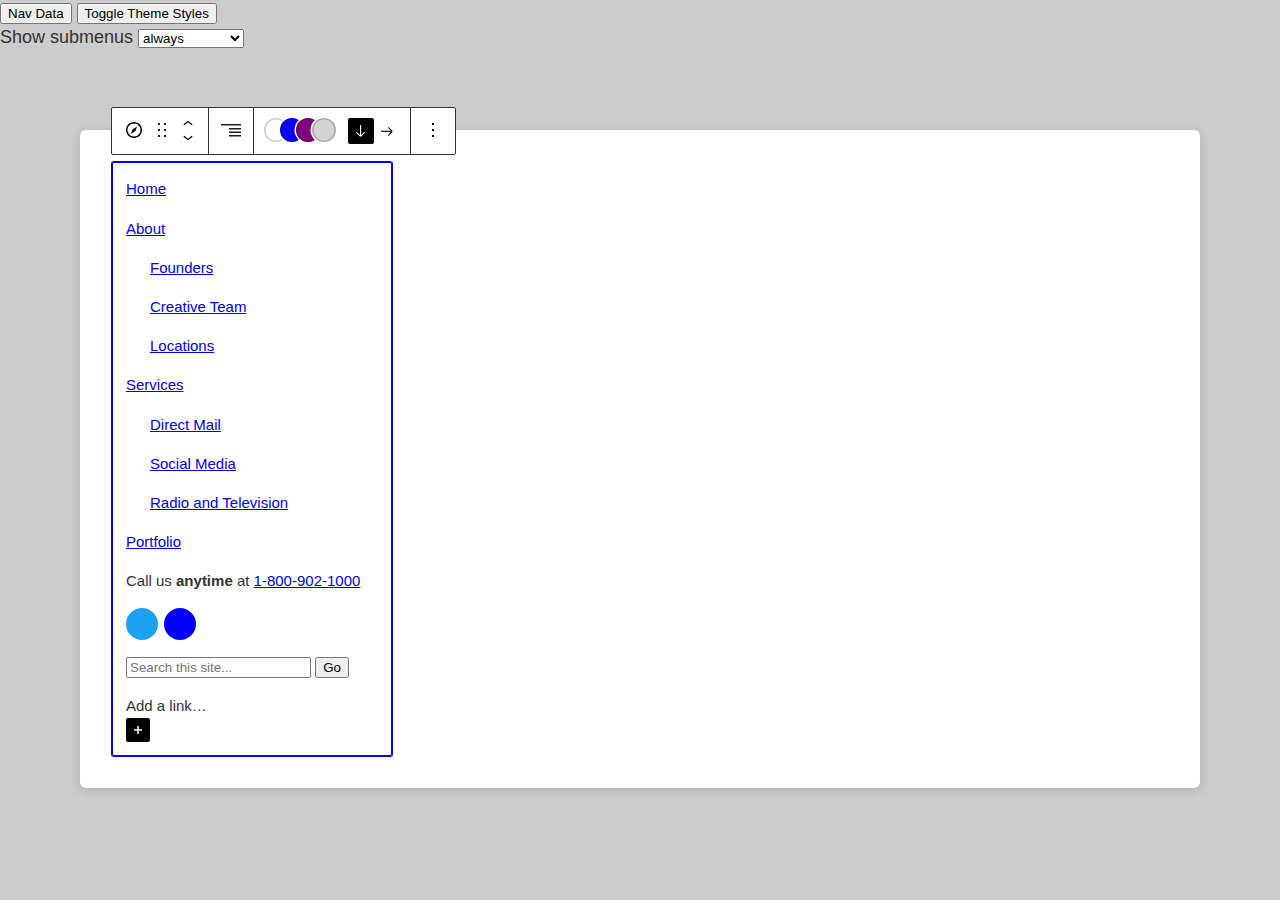
<file: blocks-in-menus-2/index.html>
<!DOCTYPE html>
<html>
	<head>
		<meta charset="UTF-8">
		<title>Blocks in Menus</title>
		<link rel="stylesheet" href="./style.css" type="text/css">
		<script src="https://ajax.googleapis.com/ajax/libs/jquery/3.5.1/jquery.min.js"></script>
		<script>
			function toggleThemeStyles() {
				$( 'body' ).toggleClass( 'with-theme' );
			}

			function showBlockToolbar( block ) {
				var componentBlockToolbar = $( '#component__block-toolbar' ).clone( true ).removeAttr( 'id' ),
						blockType = block.data( 'blockType' ),
						icon = $( '#components__icons .icon-block' ).clone( true );

				if ( blockType == "navigation" ) {
					var icon = $( '#components__icons .icon-navigation' ).clone( true );
					var direction = $( '.block__navigation' ).data( 'orientation' );
					if ( direction == 'horizontal' ) {
						componentBlockToolbar.find( '.orientation-horizontal' ).addClass( 'is-selected' );
					} else {
						componentBlockToolbar.find( '.orientation-vertical' ).addClass( 'is-selected' );
					}
				}
				else if ( blockType == "link" ) {
					var icon = $( '#components__icons .icon-map-marker' ).clone( true );
				}
				else if ( blockType == "paragraph" ) {
					var icon = $( '#components__icons .icon-paragraph' ).clone( true );
				}
				else if ( blockType == "social-icons" ) {
					var icon = $( '#components__icons .icon-share' ).clone( true );
				}
				else if ( blockType == "search" ) {
					var icon = $( '#components__icons .icon-search' ).clone( true );
				}

				componentBlockToolbar.find( '.for-' +  blockType ).addClass( 'is-shown' );

				componentBlockToolbar.find( '.block-chip' ).html( icon );
				componentBlockToolbar.appendTo( block );
			}

			function unselectAllBlocks() {
				$( '.block.is-selected' ).removeClass( 'is-selected' );
				$( '.block .block-toolbar' ).remove();
				$( '.block .link-details' ).remove();
				$( '.canvas .colors-menu' ).remove();
				$( '.block__submenu.is-displayed' ).removeClass( 'is-displayed' );
			}

			function selectBlock( block ) {
				block.toggleClass( 'is-selected' );
				showBlockToolbar( block );
			}

			function setOrientation( direction ) {
				var block = $( '.block__navigation' );
				$( '.canvas .orientation__toggle .is-selected' ).removeClass( 'is-selected' );

				if ( direction == 'horizontal' ) {
					block.data( 'orientation', 'horizontal' );
					block.removeClass( 'vertical' );
					block.addClass( 'horizontal' );
					$( '.canvas .orientation-horizontal' ).addClass( 'is-selected' );
				}

				if ( direction == 'vertical' ) {
					block.data( 'orientation', 'vertical' );
					block.removeClass( 'horizontal' );
					block.addClass( 'vertical' );
					$( '.canvas .orientation-vertical' ).addClass( 'is-selected' );
				}
			}

			function displaySubMenu( parentLink ) {
				console.log( 'displaySubMenu' );
				var navBlock = parentLink.closest( '.block__navigation' ),
						orientation = navBlock.data( 'orientation' );

				if ( orientation == 'horizontal' ) {
					var linkBlockID = parentLink.data( 'blockId' ),
							subMenu = $( '.block__submenu[data-parent-id="' + linkBlockID + '"]' );

					subMenu.addClass( 'is-displayed' );

					var linkBlockCoordinates = parentLink.offset(),
							linkBlockHeight = parentLink.outerHeight();

					subMenu.offset( {
						top: ( linkBlockCoordinates.top + linkBlockHeight ),
						left: ( linkBlockCoordinates.left - 12 )
					} );
				}
			}

			function displayColorsMenu( block ) {
				var menu = $( '#component__colors' ).clone( true ).removeAttr( 'id' );

				menu.appendTo( '.block__navigation' );
			}

			function displayLinkDetails( linkBlock ) {
				var linkText = linkBlock.data( 'linkText' ),
						linkTitle = linkBlock.data( 'linkTitle' ),
						linkUrl = linkBlock.data( 'linkUrl' )
						linkEntity = linkBlock.data( 'linkEntity' );

				var linkDetails = $( '#component__link-details' ).clone( true ).removeAttr( 'id' );

				linkDetails.find( '.link-details__entity-type' ).html( linkEntity );
				linkDetails.find( '.link-details__entity-title' ).html( linkTitle );
				linkDetails.find( '.link-details__url' ).html( linkUrl );

				linkDetails.appendTo( linkBlock );

				console.log( linkText );
			}

			function renderLinks( linkBlock ) {
				var block = linkBlock,
						linkText = block.data( 'linkText' ),
						linkUrl = block.data( 'linkUrl' )
						linkEntity = block.data( 'linkEntity' );

				var linkContents = $( '#component__link-contents' ).clone( true ).removeAttr( 'id' );

				linkContents.html( linkText );
				linkContents.prependTo( block );
			}

			$( function() {
				// Select the Navigation block by default.
				selectBlock( $( '.block__navigation' ) );

				// Click anywhere to unselect all blocks
				$( 'body' ).click( function() {
					unselectAllBlocks();
				} );

				// Prep blocks and render as-needed
				$( '.block' ).each( function() {
					var block = $( this ),
							blockType = block.data( 'blockType' );

					// Link blocks need to render their content, which is
					// defined using the data attribute.
					if ( blockType == 'link' ) {
						renderLinks( $( this ) );
					}
				} );

				// Click blocks to select them
				$( '.block' ).click( function( event ) {
					event.stopPropagation();
					unselectAllBlocks();
					selectBlock( $( this ) );
				} );

				// Display a submenu when a block is clicked
				$( '.block__link' ).click( function() {
					var block = $( this );
					displaySubMenu( block );
				} );

				// Toggle the display of the link details dialog
				$( '.edit-link' ).click( function( event ) {
					event.stopPropagation();

					if ( $( this ).hasClass( 'is-open' ) ) {
						$( this ).removeClass( 'is-open' );
						$( '.block .link-details' ).remove();
					} else {
						$( this ).addClass( 'is-open' );
						displayLinkDetails( $( '.block__link.is-selected' ) );
					}
				} );

				// Toggle the display of the colors menu
				$( '.block-toolbar__button.block-colors' ).click( function( event ) {
					event.stopPropagation();

					if ( $( this ).hasClass( 'is-open' ) ) {
						$( this ).removeClass( 'is-open' );
						$( '.canvas .colors-menu' ).remove();
					} else {
						$( this ).addClass( 'is-open' );
						displayColorsMenu();
					}
				} );

				// Set orientation to vertical
				$( '.orientation__toggle .orientation-vertical' ).click( function( event ) {
					setOrientation( 'vertical' );
				} );

				// Set orientation to horizontal
				$( '.orientation__toggle .orientation-horizontal' ).click( function( event ) {
					setOrientation( 'horizontal' );
				} );
      } );
		</script>
	</head>
	<body>
		<div id="components">
			<div id="components__icons">
				<svg
					height="24px"
					width="24px"
					class="icon-block icon"
					xmlns="http://www.w3.org/2000/svg"
					viewBox="0 0 24 24">
					<path d="M19 8h-1V6h-5v2h-2V6H6v2H5c-1.1 0-2 .9-2 2v8c0 1.1.9 2 2 2h14c1.1 0 2-.9 2-2v-8c0-1.1-.9-2-2-2zm.5 10c0 .3-.2.5-.5.5H5c-.3 0-.5-.2-.5-.5v-8c0-.3.2-.5.5-.5h14c.3 0 .5.2.5.5v8z" />
				</svg>

				<svg
					height="24px"
					width="24px"
					class="icon-submenu icon"
					xmlns="http://www.w3.org/2000/svg"
					viewBox="0 0 24 24">
					<rect width="24" height="24" rx="2" fill="#fff"/><path d="M22 6H2v1.5h20V6z" fill="#1E1E1E"/><path stroke="#1E1E1E" stroke-width="1.5" d="M10 10.75h12M10 14.25h12M10 17.75h12"/>
				</svg>

				<svg
					height="24px"
					width="24px"
					class="icon-unlink icon"
					xmlns="http://www.w3.org/2000/svg"
					viewBox="0 0 24 24">
					<path d="M15.6 7.3h-.7l1.6-3.5-.9-.4-3.9 8.5H9v1.5h2l-1.3 2.8H8.4c-2 0-3.7-1.7-3.7-3.7s1.7-3.7 3.7-3.7H10V7.3H8.4c-2.9 0-5.2 2.3-5.2 5.2 0 2.9 2.3 5.2 5.2 5.2H9l-1.4 3.2.9.4 5.7-12.5h1.4c2 0 3.7 1.7 3.7 3.7s-1.7 3.7-3.7 3.7H14v1.5h1.6c2.9 0 5.2-2.3 5.2-5.2 0-2.9-2.4-5.2-5.2-5.2z" />
				</svg>

				<svg
					height="24px"
					width="24px"
					class="icon-arrow-right icon"
					xmlns="http://www.w3.org/2000/svg"
					viewBox="0 0 24 24">
					<path d="M19 12.5l-5.25 5.75M19 12.5H4m15 0l-5.25-5.25" stroke="#1E1E1E" stroke-width="1.5"/>
				</svg>

				<svg
					height="24px"
					width="24px"
					class="icon-chevron-down icon"
					xmlns="http://www.w3.org/2000/svg"
					viewBox="0 0 24 24">
					<Path d="M17.5 11.6L12 16l-5.5-4.4.9-1.2L12 14l4.5-3.6 1 1.2z" />
				</SVG>

				<svg
					height="24px"
					width="24px"
					class="icon-navigation icon"
					xmlns="http://www.w3.org/2000/svg"
					viewBox="0 0 24 24">
					<path d="M12 4c-4.4 0-8 3.6-8 8s3.6 8 8 8 8-3.6 8-8-3.6-8-8-8zm0 14.5c-3.6 0-6.5-2.9-6.5-6.5S8.4 5.5 12 5.5s6.5 2.9 6.5 6.5-2.9 6.5-6.5 6.5zM9 16l4.5-3L15 8.4l-4.5 3L9 16z" />
				</svg>

				<svg
					height="24px"
					width="24px"
					class="icon-map-marker icon"
					xmlns="http://www.w3.org/2000/svg"
					viewBox="0 0 24 24">
					<path d="M12.5 4C8.9 4 6 6.8 6 10.2c0 .8.3 1.8.9 3.1.5 1.1 1.2 2.3 2 3.6.7 1 3 3.8 3.2 3.9l.4.5.4-.5c.2-.2 2.6-2.9 3.2-3.9.8-1.2 1.5-2.5 2-3.6.6-1.3.9-2.3.9-3.1C19 6.8 16.1 4 12.5 4zm4.3 8.7c-.5 1-1.1 2.2-1.9 3.4-.5.7-1.7 2.2-2.4 3-.7-.8-1.9-2.3-2.4-3-.8-1.2-1.4-2.3-1.9-3.3-.6-1.4-.7-2.2-.7-2.5 0-2.6 2.2-4.7 5-4.7s5 2.1 5 4.7c0 .2-.1 1-.7 2.4zM12.5 9c-.8 0-1.5.7-1.5 1.5s.7 1.5 1.5 1.5 1.5-.7 1.5-1.5S13.3 9 12.5 9z" />
				</svg>

				<svg
					height="24px"
					width="24px"
					class="icon-edit icon"
					xmlns="http://www.w3.org/2000/svg"
					viewBox="0 0 24 24">
					<path d="M20.1 5.1L16.9 2 6.2 12.7l-1.3 4.4 4.5-1.3L20.1 5.1zM4 20.8h8v-1.5H4v1.5z" />
				</svg>

				<SVG
					height="24px"
					width="24px"
					class="icon-search icon"
					xmlns="http://www.w3.org/2000/svg"
					viewBox="0 0 24 24">
					<Path d="M13.5 6C10.5 6 8 8.5 8 11.5c0 1.1.3 2.1.9 3l-3.4 3 1 1.1 3.4-2.9c1 .9 2.2 1.4 3.6 1.4 3 0 5.5-2.5 5.5-5.5C19 8.5 16.5 6 13.5 6zm0 9.5c-2.2 0-4-1.8-4-4s1.8-4 4-4 4 1.8 4 4-1.8 4-4 4z" />
				</SVG>

				<SVG
					height="24px"
					width="24px"
					class="icon-share icon"
					xmlns="http://www.w3.org/2000/svg"
					viewBox="0 0 24 24">
					<Path d="M9 11.8l6.1-4.5c.1.4.4.7.9.7h2c.6 0 1-.4 1-1V5c0-.6-.4-1-1-1h-2c-.6 0-1 .4-1 1v.4l-6.4 4.8c-.2-.1-.4-.2-.6-.2H6c-.6 0-1 .4-1 1v2c0 .6.4 1 1 1h2c.2 0 .4-.1.6-.2l6.4 4.8v.4c0 .6.4 1 1 1h2c.6 0 1-.4 1-1v-2c0-.6-.4-1-1-1h-2c-.5 0-.8.3-.9.7L9 12.2v-.4z" />
				</SVG>

				<SVG
					height="24px"
					width="24px"
					class="icon-link icon"
					xmlns="http://www.w3.org/2000/svg"
					viewBox="0 0 24 24">
					<Path d="M15.6 7.2H14v1.5h1.6c2 0 3.7 1.7 3.7 3.7s-1.7 3.7-3.7 3.7H14v1.5h1.6c2.8 0 5.2-2.3 5.2-5.2 0-2.9-2.3-5.2-5.2-5.2zM4.7 12.4c0-2 1.7-3.7 3.7-3.7H10V7.2H8.4c-2.9 0-5.2 2.3-5.2 5.2 0 2.9 2.3 5.2 5.2 5.2H10v-1.5H8.4c-2 0-3.7-1.7-3.7-3.7zm4.6.9h5.3v-1.5H9.3v1.5z" />
				</SVG>

				<svg
					class="icon icon-plus"
					xmlns="http://www.w3.org/2000/svg"
					viewBox="0 0 24 24">
					<path d="M18 11.2h-5.2V6h-1.6v5.2H6v1.6h5.2V18h1.6v-5.2H18z" />
				</svg>

				<svg
					class="icon icon-plus-small"
					xmlns="http://www.w3.org/2000/svg"
					viewBox="0 0 24 24">
					<path d="M8 12h8M12 8v8" stroke="#1E1E1E" stroke-width="1.5"/>
				</svg>

				<svg
					class="icon icon-add-submenu"
					xmlns="http://www.w3.org/2000/svg"
					viewBox="0 0 24 24">
					<path d="M13.5 11h8v1.5h-8V11zm0 5h8l.028 1.5h-8L13.5 16zM2 12c0 3.58 2.42 5.5 6 5.5h.5V19l3-2.5-3-2.5v2H8c-2.48 0-4.5-1.52-4.5-4S5.52 7.5 8 7.5h3.5V6H8c-3.58 0-6 2.42-6 6zM21.5 6h-8v1.5h8V6z" fill="#1E1E1E"/>
				</svg>

				<svg
					class="icon icon-drag"
					width="24"
					height="24"
					xmlns="http://www.w3.org/2000/svg">
					<path fill="#1E1E1E" d="M8 5h2v2H8zM8 11h2v2H8zM8 17h2v2H8zM14 5h2v2h-2zM14 11h2v2h-2zM14 17h2v2h-2z"/>
				</svg>

				<SVG
					class="icon icon-paragraph"
					width="24"
					height="24"
					xmlns="http://www.w3.org/2000/svg">
					<Path d="M18.3 4H9.9v-.1l-.9.2c-2.3.4-4 2.4-4 4.8s1.7 4.4 4 4.8l.7.1V20h1.5V5.5h2.9V20h1.5V5.5h2.7V4z" />
				</SVG>
			</div>

			<div id="component__block-toolbar" class="block-toolbar">
				<div class="block-toolbar__button is-shown block-chip">
					<SVG
						height="24px"
						width="24px"
						class="icon-map-marker icon"
						xmlns="http://www.w3.org/2000/svg"
						viewBox="0 0 24 24">
						<Path d="M12.5 4C8.9 4 6 6.8 6 10.2c0 .8.3 1.8.9 3.1.5 1.1 1.2 2.3 2 3.6.7 1 3 3.8 3.2 3.9l.4.5.4-.5c.2-.2 2.6-2.9 3.2-3.9.8-1.2 1.5-2.5 2-3.6.6-1.3.9-2.3.9-3.1C19 6.8 16.1 4 12.5 4zm4.3 8.7c-.5 1-1.1 2.2-1.9 3.4-.5.7-1.7 2.2-2.4 3-.7-.8-1.9-2.3-2.4-3-.8-1.2-1.4-2.3-1.9-3.3-.6-1.4-.7-2.2-.7-2.5 0-2.6 2.2-4.7 5-4.7s5 2.1 5 4.7c0 .2-.1 1-.7 2.4zM12.5 9c-.8 0-1.5.7-1.5 1.5s.7 1.5 1.5 1.5 1.5-.7 1.5-1.5S13.3 9 12.5 9z" />
					</SVG>
				</div>
				<div class="block-toolbar__button is-shown block-handle">
					<svg
						class="icon icon-handle"
						width="24"
						height="24"
						xmlns="http://www.w3.org/2000/svg"
						viewBox="0 0 24 24">
						<path fill="#1E1E1E" d="M8 5h2v2H8zM8 11h2v2H8zM8 17h2v2H8zM14 5h2v2h-2zM14 11h2v2h-2zM14 17h2v2h-2z"/>
					</svg>
				</div>
				<div class="block-toolbar__button is-shown block-movers">
					<svg
						height="24px"
						width="24px"
						class="icon-up icon"
						viewBox="0 0 24 24"
						xmlns="http://www.w3.org/2000/svg">
						<Path d="M6.5 12.4L12 8l5.5 4.4-.9 1.2L12 10l-4.5 3.6-1-1.2z" />
					</svg>
					<svg
						height="24px"
						width="24px"
						class="icon-down icon"
						viewBox="0 0 24 24"
						xmlns="http://www.w3.org/2000/svg">
						<Path d="M17.5 11.6L12 16l-5.5-4.4.9-1.2L12 14l4.5-3.6 1 1.2z" />
					</svg>
				</div>

				<div class="block-toolbar__divider is-shown">|</div>

				<div class="block-toolbar__button for-navigation">
					<svg
						height="24px"
						width="24px"
						class="icon-submenu icon"
						xmlns="http://www.w3.org/2000/svg"
						viewBox="0 0 24 24">
						<path d="M22 6H2v1.5h20V6z" fill="#1E1E1E"/><path stroke="#1E1E1E" stroke-width="1.5" d="M10 10.75h12M10 14.25h12M10 17.75h12"/>
					</svg>
				</div>

				<div class="block-toolbar__divider for-navigation">|</div>

				<div class="block-toolbar__button block-colors for-navigation">
					<div class="colors__swatches">
						<span class="colors__swatch"
							style="background-color: white;">white</span>
						<span class="colors__swatch"
							style="background-color: blue;">Blue</span>
						<span class="colors__swatch"
							style="background-color: purple;">purple</span>
						<span class="colors__swatch"
							style="background-color: lightgrey;">lightgrey</span>
					</div>
				</div>

				<div class="block-toolbar__button block-orientation for-navigation">
					<div class="orientation__toggle"
						onclick="event.stopPropagation();">
						<span class="orientation-vertical">
							<svg
								height="24px"
								width="24px"
								class="icon-arrow-right icon"
								xmlns="http://www.w3.org/2000/svg"
								viewBox="0 0 24 24">
								<path d="M19 12.5l-5.25 5.75M19 12.5H4m15 0l-5.25-5.25" stroke="#1E1E1E" stroke-width="1.5"/>
							</svg>
						</span>

						<span class="orientation-horizontal">
							<svg
								height="24px"
								width="24px"
								class="icon-arrow-right icon"
								xmlns="http://www.w3.org/2000/svg"
								viewBox="0 0 24 24">
								<path d="M19 12.5l-5.25 5.75M19 12.5H4m15 0l-5.25-5.25" stroke="#1E1E1E" stroke-width="1.5"/>
							</svg>
						</span>
					</div>
				</div>

				<div class="block-toolbar__divider for-navigation">|</div>

				<div class="block-toolbar__button add-submenu for-link">
					<svg
						height="24px"
						width="24px"
						class="icon icon-add-submenu"
						xmlns="http://www.w3.org/2000/svg"
						viewBox="0 0 24 24">
						<path d="M13.5 11h8v1.5h-8V11zm0 5h8l.028 1.5h-8L13.5 16zM2 12c0 3.58 2.42 5.5 6 5.5h.5V19l3-2.5-3-2.5v2H8c-2.48 0-4.5-1.52-4.5-4S5.52 7.5 8 7.5h3.5V6H8c-3.58 0-6 2.42-6 6zM21.5 6h-8v1.5h8V6z" fill="#1E1E1E"/>
					</svg>
				</div>

				<div class="block-toolbar__divider for-link">|</div>

				<div class="block-toolbar__button for-link for-paragraph">
					<SVG
						height="24px"
						width="24px"
						class="icon icon-bold"
						xmlns="http://www.w3.org/2000/svg"
						viewBox="0 0 24 24">
						<Path d="M14.7 11.3c1-.6 1.5-1.6 1.5-3 0-2.3-1.3-3.4-4-3.4H7v14h5.8c1.4 0 2.5-.3 3.3-1 .8-.7 1.2-1.7 1.2-2.9.1-1.9-.8-3.1-2.6-3.7zm-5.1-4h2.3c.6 0 1.1.1 1.4.4.3.3.5.7.5 1.2s-.2 1-.5 1.2c-.3.3-.8.4-1.4.4H9.6V7.3zm4.6 9c-.4.3-1 .4-1.7.4H9.6v-3.9h2.9c.7 0 1.3.2 1.7.5.4.3.6.8.6 1.5s-.2 1.2-.6 1.5z" />
					</SVG>
				</div>

				<div class="block-toolbar__button for-link for-paragraph">
					<SVG
						height="24px"
						width="24px"
						class="icon icon-italic"
						xmlns="http://www.w3.org/2000/svg"
						viewBox="0 0 24 24">
						<Path d="M12.5 5L10 19h1.9l2.5-14z" />
					</SVG>
				</div>

				<div class="block-toolbar__button edit-link for-link for-paragraph">
					<SVG
						height="24px"
						width="24px"
						class="icon-link icon"
						xmlns="http://www.w3.org/2000/svg"
						viewBox="0 0 24 24">
						<Path d="M15.6 7.2H14v1.5h1.6c2 0 3.7 1.7 3.7 3.7s-1.7 3.7-3.7 3.7H14v1.5h1.6c2.8 0 5.2-2.3 5.2-5.2 0-2.9-2.3-5.2-5.2-5.2zM4.7 12.4c0-2 1.7-3.7 3.7-3.7H10V7.2H8.4c-2.9 0-5.2 2.3-5.2 5.2 0 2.9 2.3 5.2 5.2 5.2H10v-1.5H8.4c-2 0-3.7-1.7-3.7-3.7zm4.6.9h5.3v-1.5H9.3v1.5z" />
					</SVG>
				</div>

				<div class="block-toolbar__divider for-link for-paragraph">|</div>

				<div class="block-toolbar__button for-social">
					<span>Size</span>
				</div>

				<div class="block-toolbar__divider for-social">|</div>

				<div class="block-toolbar__button for-search">
					<span>Title</span>
				</div>

				<div class="block-toolbar__button for-search">
					<span>Button</span>
				</div>

				<div class="block-toolbar__divider for-search">|</div>

				<div class="block-toolbar__button is-shown block-more-menu">
					<svg
						height="24px"
						width="24px"
						class="icon icon-more"
						xmlns="http://www.w3.org/2000/svg"
						viewBox="0 0 24 24">
						<path d="M13 19h-2v-2h2v2zm0-6h-2v-2h2v2zm0-6h-2V5h2v2z" />
					</svg>
				</div>
			</div>

			<a id="component__link-contents"
				class="link-contents__text"
				href="#"
				contenteditable="true">
			</a>

			<div id="component__link-details"
				class="link-details">
				<div class="link-details__entity-title">Title</div>
				<div class="link-details__url">URL</div>

				<button class="link-details__edit" title="Change link">
					<svg
						height="24px"
						width="24px"
						class="icon-edit icon"
						xmlns="http://www.w3.org/2000/svg"
						viewBox="0 0 24 24">
						<path d="M20.1 5.1L16.9 2 6.2 12.7l-1.3 4.4 4.5-1.3L20.1 5.1zM4 20.8h8v-1.5H4v1.5z" />
					</svg>
				</button>
				<button class="link-details__remove" title="Remove link">
					<svg
						height="24px"
						width="24px"
						class="icon-unlink icon"
						xmlns="http://www.w3.org/2000/svg"
						viewBox="0 0 24 24">
						<path d="M15.6 7.3h-.7l1.6-3.5-.9-.4-3.9 8.5H9v1.5h2l-1.3 2.8H8.4c-2 0-3.7-1.7-3.7-3.7s1.7-3.7 3.7-3.7H10V7.3H8.4c-2.9 0-5.2 2.3-5.2 5.2 0 2.9 2.3 5.2 5.2 5.2H9l-1.4 3.2.9.4 5.7-12.5h1.4c2 0 3.7 1.7 3.7 3.7s-1.7 3.7-3.7 3.7H14v1.5h1.6c2.9 0 5.2-2.3 5.2-5.2 0-2.9-2.4-5.2-5.2-5.2z" />
					</svg>
				</button>
			</div>

			<div id="component__colors"
				class="colors-menu">
				<h2>Container</h2>
				<h3>Background</h3>
				<ul class="colors__swatches">
					<li class="is-selected" style="background: white;">White</li>
					<li style="background: red;">Red</li>
					<li style="background: blue;">Blue</li>
					<li style="background: green;">Green</li>
					<li style="background: purple;">Purple</li>
				</ul>
				<h3>Text</h3>
				<ul class="colors__swatches">
					<li style="background: white;">White</li>
					<li class="is-selected" style="background: black;">Black</li>
					<li style="background: grey;">grey</li>
				</ul>

				<h2>Links</h2>
				<select onclick="event.stopPropagation();">
					<option value="">Resting</option>
					<option value="">Hovered</option>
					<option value="">Visited</option>
				</select>
				<h3>Background</h3>
				<ul class="colors__swatches">
					<li style="background: white;">White</li>
					<li style="background: red;">Red</li>
					<li style="background: blue;">Blue</li>
					<li style="background: green;">Green</li>
					<li style="background: purple;">Purple</li>
				</ul>
				<h3>Text</h3>
				<ul class="colors__swatches">
					<li style="background: white;">White</li>
					<li class="is-selected" style="background: black;">Black</li>
					<li style="background: grey;">grey</li>
				</ul>
			</div>
		</div>

		<div class="prototype-controls">
			<button onclick="console.log( $( '.block__navigation' ).data( 'orientation' ) );">Nav Data</button>
			<button onclick="toggleThemeStyles();">Toggle Theme Styles</button>
			<!--
			<button onclick="toggleOrientation();">Toggle Orientation</button>
			-->
			<div>
				<label>Show submenus</label>
				<select>
					<option value="always" selected>always</option>
					<option value="hovered">when hovered</option>
					<option value="clicked">when clicked</option>
				</select>
			</div>
		</div>

		<div class="canvas">
			<div class="block block__navigation vertical"
				data-block-type="navigation"
				data-has-children="true"
				data-orientation="vertical">
				<div class="block block__link"
					data-block-type="link"
					data-link-text="Home"
					data-link-title="Home"
					data-link-url="shaunandrews.com/"
					data-link-entity="page">
				</div>

				<div class="block block__link"
					data-block-type="link"
					data-block-id="about"
					data-has-children="true"
					data-link-text="About"
					data-link-title="About Us"
					data-link-url="/about/"
					data-link-entity="page">
				</div>

				<div class="block__submenu"
					data-block-type="submenu"
					data-parent-id="about">
					<div class="block block__link"
						data-block-type="link"
						data-link-text="Founders"
						data-link-title="The Story of Our Founders"
						data-link-url="/about/founders/"
						data-link-entity="page">
					</div>

					<div class="block block__link"
						data-block-type="link"
						data-link-text="Creative Team"
						data-link-title="Learn About Our Create Team"
						data-link-url="/about/team/"
						data-link-entity="page">
					</div>

					<div class="block block__link"
						data-block-type="link"
						data-link-text="Locations"
						data-link-title="Where to Find Us"
						data-link-url="/about/locations/"
						data-link-entity="page">
					</div>
				</div>


				<div class="block block__link"
					data-block-type="link"
					data-block-id="services"
					data-has-children="true"
					data-link-text="Services"
					data-link-title="What We Do"
					data-link-url="/services/"
					data-link-entity="page">
				</div>

				<div class="block__submenu"
					data-block-type="submenu"
					data-parent-id="services">
					<div class="block block__link"
						data-block-type="link"
						data-link-text="Direct Mail"
						data-link-url="/services/direct-mail"
						data-link-entity="page">
					</div>

					<div class="block block__link"
						data-block-type="link"
						data-link-text="Social Media"
						data-link-url="/services/social-media/"
						data-link-entity="page">
					</div>

					<div class="block block__link"
						data-block-type="link"
						data-link-text="Radio and Television"
						data-link-url="/services/radio-and-television"
						data-link-entity="page">
					</div>
				</div>

				<div class="block block__link"
					data-block-type="link"
					data-link-text="Portfolio"
					data-link-title="Our Work"
					data-link-url="/our-work/"
					data-link-entity="category">
				</div>

				<div class="block block__paragraph"
					data-block-type="paragraph"
					contenteditable="true">
					Call us <b>anytime</b> at <a href="callto:18009021000">1-800-902-1000</a>
				</div>

				<div class="block block__social-icons"
					data-block-type="social-icons"
					data-has-children="true">
					<div class="block__social-icon social-icon__twitter"
						data-block-type="social-icon"
						style="background-color: #1da1f2;">
					</div>

					<div class=" block__social-icon social-icon__facebook last-child"
						data-block-type="social-icon"
						style="background-color: blue;">
					</div>

					<div class="inline-inserter">
						<svg
							height="24px"
							width="24px"
							class="icon icon-plus-small"
							xmlns="http://www.w3.org/2000/svg"
							viewBox="0 0 24 24">
							<path d="M8 12h8M12 8v8" stroke="#1E1E1E" stroke-width="1.5"/>
						</svg>
					</div>
				</div>

				<div class="block block__search"
					data-block-type="search">
					<input type="search" contenteditable="true" placeholder="Search this site..." />
					<button contenteditable="true">Go</button>
				</div>

				<div class="block block__link empty"
					data-block-type="link"
					data-is-empty="true">
					<label class="placeholder">Add a link&hellip;</label>
					<div class="inline-inserter">
						<svg
							height="24px"
							width="24px"
							class="icon icon-plus-small"
							xmlns="http://www.w3.org/2000/svg"
							viewBox="0 0 24 24">
							<path d="M8 12h8M12 8v8" stroke="#1E1E1E" stroke-width="1.5"/>
						</svg>
					</div>
				</div>
			</div>
		</div>

	</body>
</html>
</file>
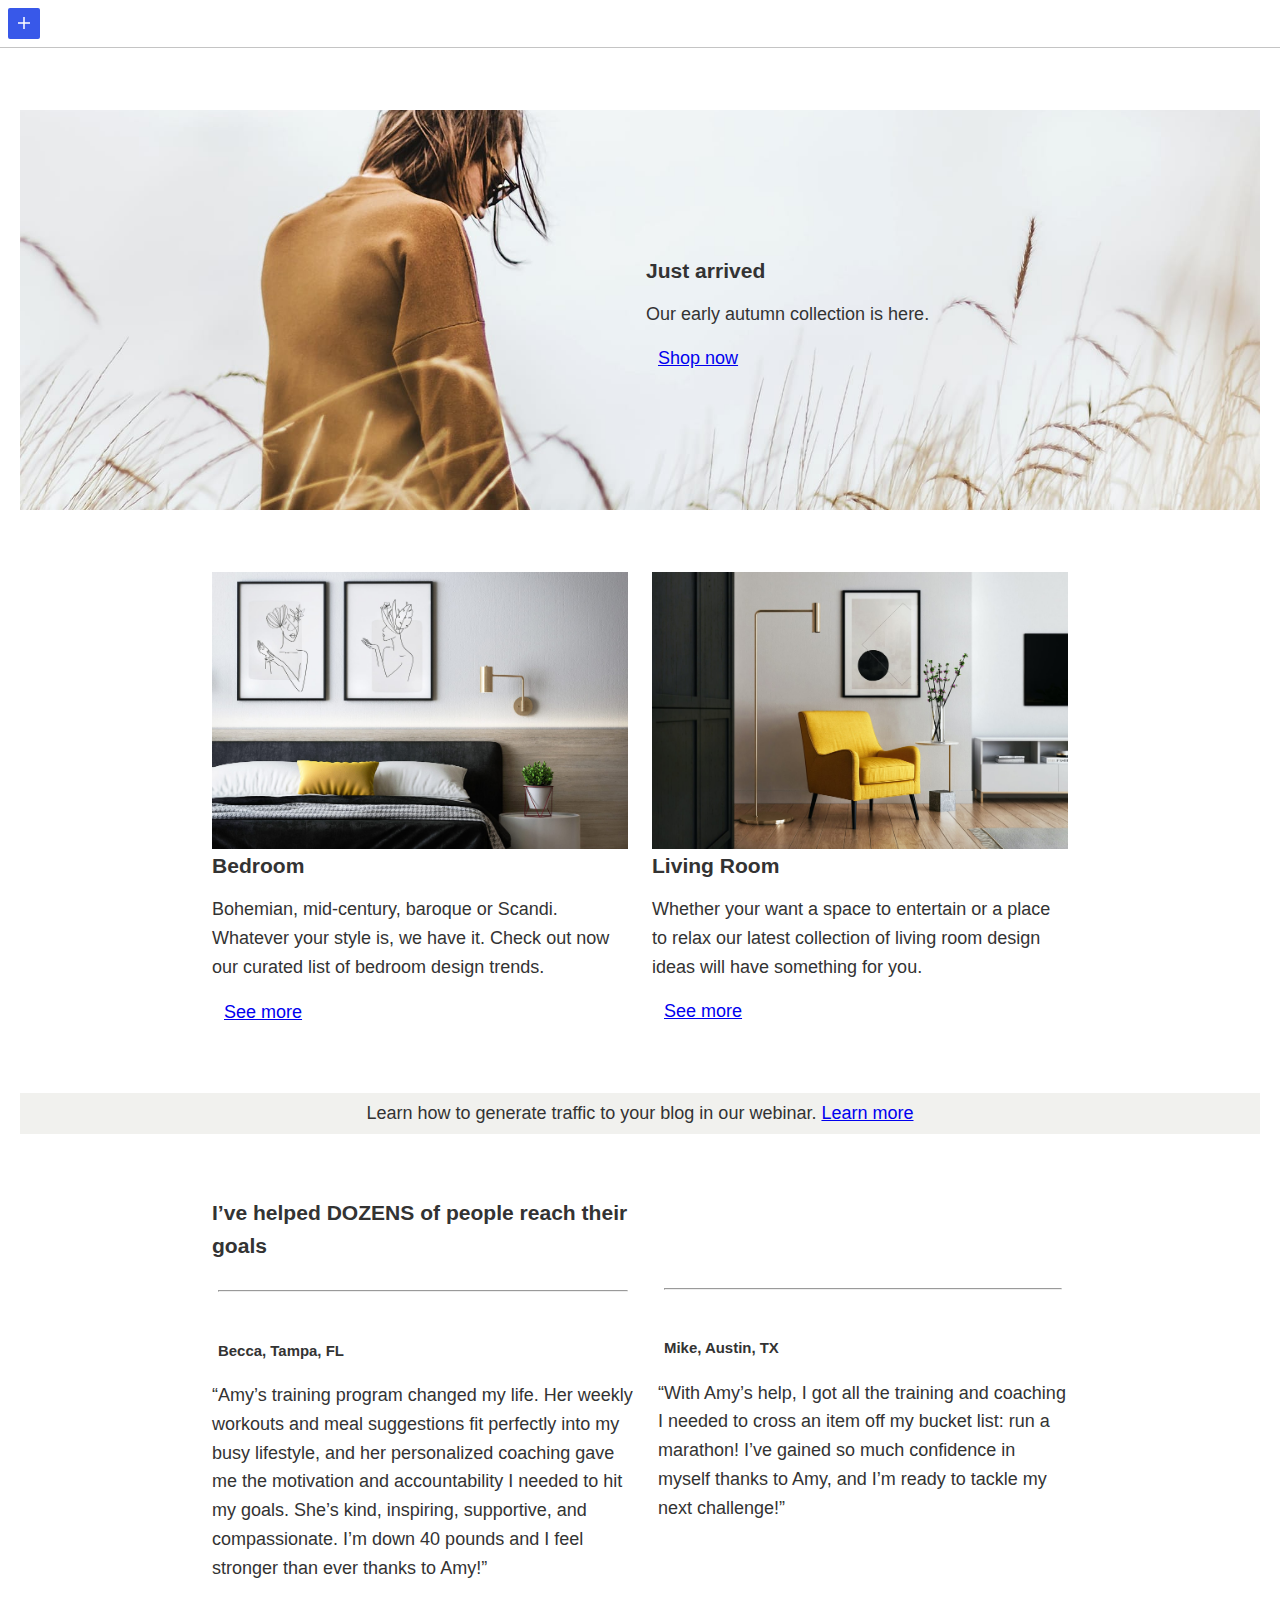
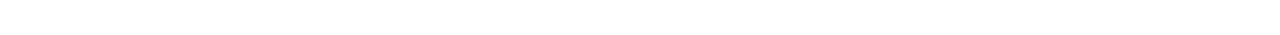
<file: canvas-add-buttons/index.html>
<!DOCTYPE html>
<html>
	<head>
		<meta charset="UTF-8">
		<title>Canvas Add Buttons</title>
		<link rel="stylesheet" href="./style.css" type="text/css">
		<script src="https://ajax.googleapis.com/ajax/libs/jquery/3.5.1/jquery.min.js"></script>
		<script>
			function unselectAllBlocks() {
				//console.log( 'unselectAllBlocks()' );
				$( ".is-selected" ).removeClass( 'is-selected' );
				$( ".is-showing-add-button" ).removeClass( 'is-showing-add-button' );
				$( '.canvas .add-button' ).remove();
				$( '.canvas .block-toolbar' ).remove();
			}

			function selectBlock( block ) {
				//console.log( 'selectBlock()', block );
				unselectAllBlocks();
				$( block ).addClass( 'is-selected' );
				event.stopPropagation();
			}

			function displayAddButton( block ) {
				//console.log( 'displayAddButton()', block );
				var prototypeAddButton = $( '#prototype__add-button' ).clone( true ).removeAttr( 'id' );

				// If the block is a container, append the add button
				if ( $( block ).hasClass( 'block-type__container' ) ) {
					prototypeAddButton.appendTo( block );
					setTimeout( function() {
						$( block ).addClass( 'is-showing-add-button' );
					}, 1 );
				}

				// If the block is _not_ a container, append the add button to the closest container
				else {
					var container = $( block ).closest( '.block-type__container' );
					prototypeAddButton.appendTo( container );

					setTimeout( function() {
						container.addClass( 'is-showing-add-button' );
					}, 1 );
					//container.toggleClass( 'is-showing-add-button' )
				}
			}

			function displayBlockToolbar( block ) {
				//console.log( 'displayBlockToolbar()', block );
				$( '#prototype__block-toolbar' ).clone( true ).removeAttr( 'id' ).appendTo( block );
			}

			function addGuide( block, display = true ) {
				var containerBlock = $( block ).closest( '.block-type__container' );

				if ( display ) {
					$( 'body' ).addClass( 'add-guides-showing' );
					containerBlock.addClass( [ 'is-highlighted', 'is-focused' ] );
				} else {
					$( 'body' ).removeClass( 'add-guides-showing' );
					containerBlock.removeClass( [ 'is-highlighted', 'is-focused' ] );
				}
			}

			$(function(){
				// Click any block to select it
				$( '.block' ).click( function( event ) {
					var block = this;
					selectBlock( block );
					displayBlockToolbar( block );
					displayAddButton( block );
				} );

				// Clicking the canvas unselects all blocks
				$( '.canvas' ).click( unselectAllBlocks );

				// Don't do anything when clicking the + buttons (yet)
				$( '.add-button' ).click( function( event ) {
					event.stopPropagation();
				} );

				// Hovering the add button highlights the container and insertion point
				$( '.add-button' ).hover( function() {
					addGuide( this );
				}, function() {
					addGuide( this, false );
				} );
			});
		</script>
	</head>
	<body>
		<div class="prototype-elements">
			<button id="prototype__add-button" class="add-button" title="Add block">
				<svg width="12" height="12" fill="none" xmlns="http://www.w3.org/2000/svg"><path d="M0 6h12M6 0v12" stroke="#fff" stroke-width="1.5"/></svg>
			</button>

			<div id="prototype__block-toolbar" class="block-toolbar">
				<div class="toolbar-icon block-chip">
					<svg width="24" height="24" fill="none" xmlns="http://www.w3.org/2000/svg"><rect x="4.75" y="7.75" width="14.5" height="10.5" rx="1.25" stroke="#1E1E1E" stroke-width="1.5"/><path fill="#1E1E1E" d="M6 5h5v3H6zM13 5h5v3h-5z"/></svg>
				</div>

				<div class="toolbar-drag">
					<svg width="24" height="24" fill="none" xmlns="http://www.w3.org/2000/svg"><path fill="#1E1E1E" d="M8 5h2v2H8zM8 11h2v2H8zM8 17h2v2H8zM14 5h2v2h-2zM14 11h2v2h-2zM14 17h2v2h-2z"/></svg>
				</div>

				<div class="toolbar-icon">
					<svg width="24" height="24" fill="none" xmlns="http://www.w3.org/2000/svg"><path d="M17 6l-5-4-5 4M7 18l5 4 5-4" stroke="#1E1E1E" stroke-width="1.5"/></svg>
				</div>

				<div class="toolbar-divider">&nbsp;</div>

				<div class="toolbar-icon more-menu-toggle">
					<svg width="24" height="24" fill="none" xmlns="http://www.w3.org/2000/svg"><path d="M12 11v2m0-8v2m0 10v2" stroke="#1E1E1E" stroke-width="2"/></svg>
				</div>
			</div>
		</div>

		<div class="top-toolbar">
			<div class="toolbar-primary-add">
				<svg width="12" height="12" fill="none" xmlns="http://www.w3.org/2000/svg"><path d="M0 6h12M6 0v12" stroke="#fff" stroke-width="1.5"/></svg>
			</div>
		</div>

		<div class="canvas">
			<div class="block block__cover block-type__container width__full" style="background: url('./cover.jpg') 50%; background-size: cover; height: 400px; padding: 15% 24px;">
				<div class="block block__columns block-type__container horizontal last-child">
					<div class="block block__column block-type__container">
						<p contenteditable="true" class="block block__paragraph block-type__text last-child"></p>
					</div>
					<div class="block block__column block-type__container last-child">
						<h3 contenteditable="true" class="block block__heading block-type__text">Just arrived</h3>
						<p contenteditable="true" class="block block__paragraph block-type__text">Our early autumn collection is here.</p>
						<div class="block block__buttons block-type__container horizontal last-child">
							<a href="#" class="block block__button last-child">Shop now</a>
						</div>
					</div>
				</div>
			</div>

			<div class="block block__spacer" style="height: 50px">&nbsp;</div>

			<div class="block block__columns block-type__container horizontal">
				<div class="block block__column block-type__container">
					<div class="block block__image">
						<img src="./bed-room.jpg" width="100%" />
					</div>
					<h3 contenteditable="true" class="block block__heading block-type__text">Bedroom</h3>
					<p contenteditable="true" class="block block__paragraph block-type__text">Bohemian, mid-century, baroque or Scandi. Whatever your style is, we have it. Check out now our curated list of bedroom design trends.</p>
					<div class="block block__buttons block-type__container horizontal last-child">
						<a href="#" class="block block__button last-child">See more</a>
					</div>
				</div>
				<div class="block block__column block-type__container last-child">
					<div class="block block__image">
						<img src="./living-room.jpg" width="100%" />
					</div>
					<h3 contenteditable="true" class="block block__heading block-type__text">Living Room</h3>
					<p contenteditable="true" class="block block__paragraph block-type__text">Whether your want a space to entertain or a place to relax our latest collection of living room design ideas will have something for you.</p>
					<div class="block block__buttons block-type__container horizontal last-child">
						<a href="#" class="block block__button last-child">See more</a>
					</div>
				</div>
			</div>

			<div class="block block__spacer" style="height: 50px">&nbsp;</div>

			<div class="block block__group block-type__container width__full" style="background: #f1f1ee; text-align: center; padding: 6px 180px;">
				<p contenteditable="true" class="block block__paragraph block-type__text last-child">Learn how to generate traffic to your blog in our webinar. <a href="#">Learn more</a></p>
			</div>

			<div class="block block__spacer" style="height: 50px">&nbsp;</div>

			<div class="block block__columns block-type__container horizontal">
				<div class="block block__column block-type__container">
					<h3 contenteditable="true" class="block block__heading block-type__text">I’ve helped DOZENS of people reach their goals</h3>
					<div class="block block__hr"><hr /></div>
					<h5 contenteditable="true" class="block block__heading block-type__text">Becca, Tampa, FL</h5>
					<p contenteditable="true" class="block block__paragraph block-type__text last-child">“Amy’s training program changed my life. Her weekly workouts and meal suggestions fit perfectly into my busy lifestyle, and her personalized coaching gave me the motivation and accountability I needed to hit my goals. She’s kind, inspiring, supportive, and compassionate. I’m down 40 pounds and I feel stronger than ever thanks to Amy!”</p>
				</div>
				<div class="block block__column block-type__container last-child">
					<div class="block block__spacer" style="height: 77px">&nbsp;</div>
					<div class="block block__hr"><hr /></div>
					<h5 contenteditable="true" class="block block__heading block-type__text">Mike, Austin, TX</h5>
					<p contenteditable="true" class="block block__paragraph block-type__text last-child">“With Amy’s help, I got all the training and coaching I needed to cross an item off my bucket list: run a marathon! I’ve gained so much confidence in myself thanks to Amy, and I’m ready to tackle my next challenge!”</p>
				</div>
			</div>
		</div>
	</body>
</html>
</file>
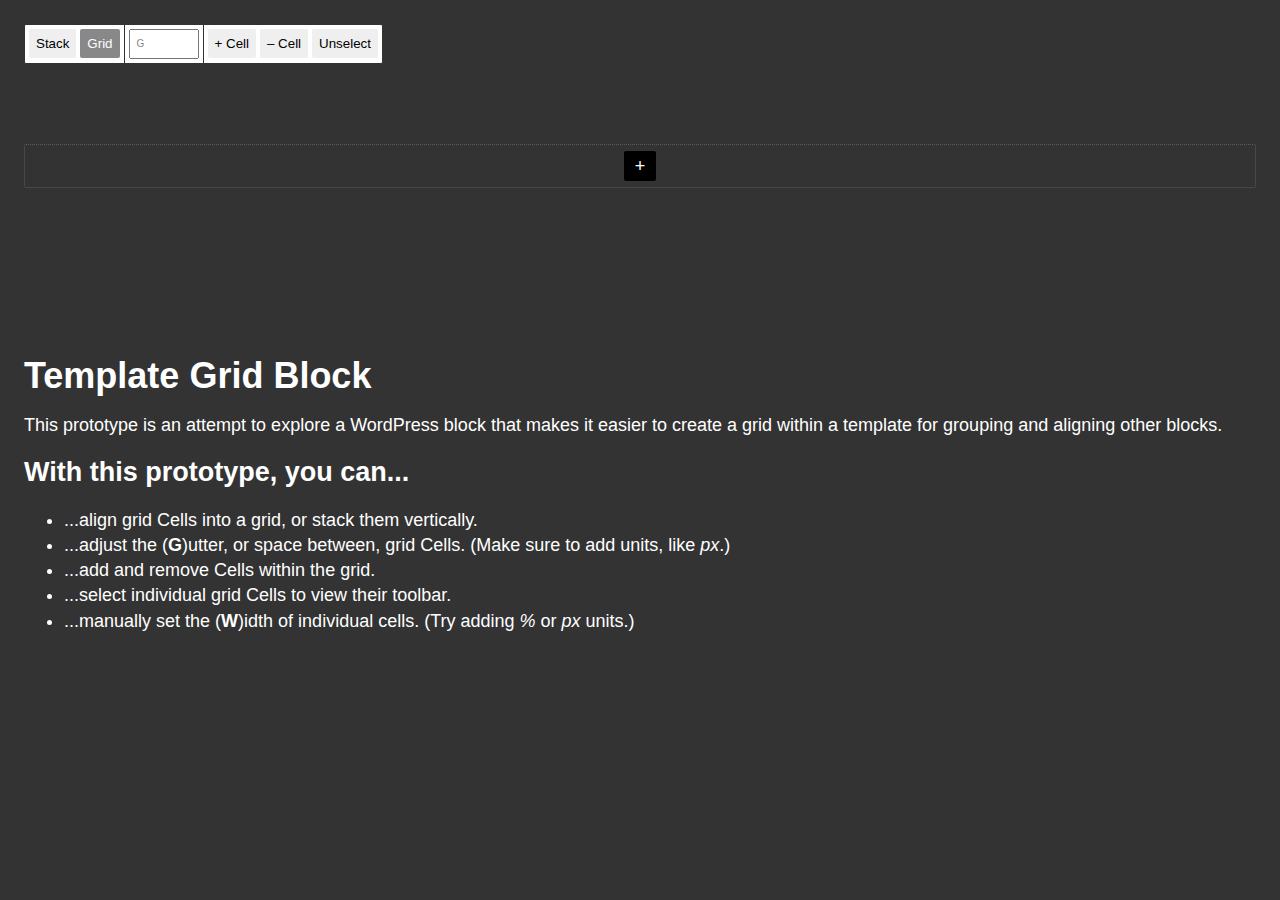
<file: template-grid/index.html>
<!DOCTYPE html>
<html>
	<head>
		<meta charset="UTF-8">
		<title>Template Grid Prototype</title>
		<link rel="stylesheet" href="./style.css" type="text/css">
		<script src="https://ajax.googleapis.com/ajax/libs/jquery/3.5.1/jquery.min.js"></script>
		<script>
			$(function(){
				// Clone the prototype Cell
				$( "#cell-prototype" ).clone( true ).removeAttr('id').appendTo( ".template-grid" );

				// Select Cell
				$( ".template-grid-cell" ).click( function() {
					$( ".template-grid-cell" ).removeClass( 'is-selected' );
					$( this ).addClass( 'is-selected' );
				} );

				// Unselect all
				$( "#unselect-all" ).click( function() {
					$( ".template-grid-cell" ).removeClass( 'is-selected' );
				} );

				// Template Grid Tools
				$( "#direction-column" ).click( function() {
					$( "#direction-column" ).removeClass( 'active' );
					$( "#direction-row" ).removeClass( 'active' );
					$(this).addClass( 'active' );
					$( ".template-grid" ).removeClass( [ "direction-column", "direction-row" ] );
					$( ".template-grid" ).addClass( "direction-column" );
				});

				$( "#direction-row" ).click( function() {
					$( "#direction-column" ).removeClass( 'active' );
					$( "#direction-row" ).removeClass( 'active' );
					$(this).addClass( 'active' );
					$( ".template-grid" ).removeClass( [ "direction-column", "direction-row" ] );
					$( ".template-grid" ).addClass( "direction-row" );
				});

				$( "#add-cell" ).click( function() {
					$( "#cell-prototype" ).clone( true ).removeAttr('id').appendTo( ".template-grid" );
				});

				$( "#remove-cell" ).click( function() {
					$('.template-grid-cell').filter(':last').remove();
				});

				$( "#toggle-wrap" ).click( function() {
					$(this).toggleClass( 'active' );
					$( ".template-grid" ).toggleClass( "unwrap-cells"  );
				});

				$( ".toolbar-gutter input" ).change( function() {
					var $input = $( this ),
						$gutter = $input.val();

					if ( $gutter == '' ) {
						$( ".template-grid-cell" ).css( 'margin', '' );
					} else {
						$( ".template-grid-cell" ).css( 'margin', $gutter );
					}
				});

				// Template Grid Cell Tools
				$( ".toggle-pin" ).click( function() {
					$(this).toggleClass( 'active' );
					$(this).parent().parent().parent().toggleClass( 'is-pinned' );
				});

				$( ".toggle-grow" ).click( function() {
					$(this).toggleClass( 'active' );
					$(this).parent().parent().parent().toggleClass( 'auto-fill' );
				});

				$( ".remove-this-cell" ).click( function() {
					$(this).parent().parent().parent().remove();
				});

				$( ".toolbar-width input" ).change( function() {
					var $input = $( this ),
						$width = $input.val(),
						$cell = $input.parent().parent().parent().parent();

					if ( $width == '' ) {
						$cell.css( {
							'width': '',
							'align-self': '',
						} );
						$cell.addClass( 'auto-fill' );
					} else {
						$cell.css( {
							'width': $width,
							'align-self': 'center',
						} );
						$cell.removeClass( 'auto-fill' );
					}
				});
			});
		</script>
	</head>
	<body>
		<ul class="block-toolbar template-grid-toolbar">
			<li><button id="direction-column">Stack</button></li>
			<li><button id="direction-row" class="active">Grid</button></li>
			<li class="divider"></li>
			<!-- <li><button id="toggle-wrap">Nowrap</button></li> -->
			<li>
				<div class="toolbar-input toolbar-gutter">
					<label title="Cell Gutter">G</label>
					<input type="text" />
				</div>
			</li>
			<li class="divider"></li>
			<li><button id="add-cell">+ Cell</button></li>
			<li><button id="remove-cell">– Cell</button></li>
			<li><button id="unselect-all">Unselect</button></li>
		</ul>

		<div class="template-grid direction-row">
			<div id="cell-prototype" class="template-grid-cell auto-fill">
				<ul class="block-toolbar template-grid-cell-toolbar">
					<!-- <li><button class="toggle-grow active">Fill</button></li> -->
					<!-- <li><button class="toggle-pin">Pin</button></li> -->
					<!-- <li class="divider"></li> -->
					<li>
						<div class="toolbar-input toolbar-width">
							<label title="Cell Width">W</label>
							<input type="text" />
						</div>
					</li>
					<li class="divider"></li>
					<li><button class="remove-this-cell">– Cell</button></li>
				</ul>

				<div class="inline-inserter">+</div>
			</div>
		</div>
		<br /><br /><br /><br /><br /><br />
		<h1>Template Grid Block</h1>
		<p>This prototype is an attempt to explore a WordPress block that makes it easier to create a grid within a template for grouping and aligning other blocks.</p>
		<h2>With this prototype, you can...</h2>
		<ul>
			<li>...align grid Cells into a grid, or stack them vertically.</li>
			<li>...adjust the (<b>G</b>)utter, or space between, grid Cells. (Make sure to add units, like <i>px</i>.)</li>
			<li>...add and remove Cells within the grid.</li>
			<li>...select individual grid Cells to view their toolbar.</li>
			<li>...manually set the (<b>W</b>)idth of individual cells. (Try adding <i>%</i> or <i>px</i> units.)</li>
		</ul>
	</body>
</html>
</file>
<file: blocks-in-menus-2/style.css>
body {
  font-family: -apple-system, BlinkMacSystemFont, "Segoe UI", Roboto, Helvetica, Arial, sans-serif, "Apple Color Emoji", "Segoe UI Emoji", "Segoe UI Symbol";
  font-size: 18px;
  background: #ccc;
  color: #333;
  line-height: 140%;
  padding: 0;
  margin: 0;
}
body * {
  box-sizing: border-box;
  outline: none;
}

#components {
  display: none;
}

body.with-theme .canvas {
  background-color: #E1EEE2;
}
body.with-theme .canvas .block {
  padding: 0;
}
body.with-theme .canvas .block__navigation {
  background-color: white;
}
body.with-theme .canvas .link-contents__text {
  color: blue;
  display: block;
  border-radius: 6px;
  padding: 6px 12px;
}
body.with-theme .canvas .link-contents__text:hover {
  color: purple;
  background: #efefef;
}

.canvas {
  margin: 80px;
  padding: 32px;
  border-radius: 6px;
  background: white;
  box-shadow: 0 2px 8px 2px rgba(0, 0, 0, 0.1);
}

.block-toolbar {
  background: white;
  border: 1px solid #333;
  border-radius: 2px;
  padding: 4px;
  display: flex;
  position: absolute;
  top: -56px;
  left: -2px;
}
.block-toolbar .block-toolbar__divider {
  background: #333;
  width: 1px;
  height: 46px;
  margin: -4px 4px;
  text-indent: -5000px;
}
.block-toolbar .block-toolbar__button {
  line-height: 0;
  padding: 6px;
  border-radius: 2px;
}
.block-toolbar .block-toolbar__button:hover {
  background: #efefef;
}
.block-toolbar .block-toolbar__button.is-open {
  background: #333;
}
.block-toolbar .block-toolbar__button.is-open svg {
  fill: white;
}
.block-toolbar .block-toolbar__divider,
.block-toolbar .block-toolbar__button {
  display: none;
}
.block-toolbar .block-toolbar__divider.is-shown,
.block-toolbar .block-toolbar__button.is-shown {
  display: block;
}
.block-toolbar .block-toolbar__button.block-handle {
  padding: 6px 0;
  margin: 0 -2px;
}
.block-toolbar .block-toolbar__button.block-handle:hover {
  background: none;
  cursor: move;
}
.block-toolbar .block-toolbar__button.block-movers {
  display: flex;
  flex-wrap: wrap;
  width: 32px;
  padding: 0;
  margin: -2px 0;
}
.block-toolbar .block-toolbar__button.block-movers svg {
  height: 20px;
  width: 32px;
  position: relative;
}
.block-toolbar .block-toolbar__button.block-movers svg.icon-up {
  top: 4px;
}
.block-toolbar .block-toolbar__button.block-movers svg.icon-down {
  top: -4px;
}
.block-toolbar .block-toolbar__button.block-movers:hover {
  background: transparent;
}
.block-toolbar .block-toolbar__button.block-colors .colors__swatches {
  display: flex;
}
.block-toolbar .block-toolbar__button.block-colors .colors__swatch {
  display: block;
  height: 24px;
  width: 24px;
  border-radius: 50%;
  box-shadow: inset 0 0 0 1.5px rgba(0, 0, 0, 0.2), 0 0 0 1.5px white;
  text-indent: -5000px;
  margin-left: -8px;
}
.block-toolbar .block-toolbar__button.block-colors .colors__swatch:first-child {
  margin-left: 0;
}
.block-toolbar .block-toolbar__button.block-orientation .orientation__toggle {
  display: flex;
}
.block-toolbar .block-toolbar__button.block-orientation svg.icon {
  height: 18px;
  width: 18px;
}
.block-toolbar .block-toolbar__button.block-orientation .orientation-horizontal,
.block-toolbar .block-toolbar__button.block-orientation .orientation-vertical {
  border-radius: 2px;
  padding: 4px;
}
.block-toolbar .block-toolbar__button.block-orientation .orientation-vertical svg {
  transform: rotate(90deg);
}
.block-toolbar .block-toolbar__button.block-orientation .is-selected {
  background: black;
}
.block-toolbar .block-toolbar__button.block-orientation .is-selected svg path {
  stroke: white;
}

.colors-menu {
  position: absolute;
  top: -5px;
  left: 145px;
  padding: 12px;
  border-radius: 2px;
  background: white;
  border: 1px solid black;
}
.colors-menu h2 {
  font-size: 15px;
  margin: 0 0 12px 0;
}
.colors-menu h3 {
  font-size: 13px;
  font-weight: normal;
  margin: 0 0 6px 0;
}
.colors-menu .colors__swatches {
  margin: 0 0 18px 0;
  padding: 0;
  list-style: none;
  display: flex;
}
.colors-menu .colors__swatches li {
  text-indent: -5000px;
  margin-right: 6px;
  height: 24px;
  width: 24px;
  border-radius: 50%;
  box-shadow: 0 0 0 1px rgba(0, 0, 0, 0.2) inset;
  cursor: pointer;
}

.link-details {
  position: absolute;
  top: 45px;
  left: -2px;
  min-width: 180px;
  border-radius: 2px;
  background: rgba(0, 0, 0, 0.9);
  color: white;
  padding: 12px 60px 14px 12px;
}
.link-details .link-details__entity,
.link-details .link-details__href {
  display: flex;
}
.link-details .link-details__entity-type {
  font-size: 9px;
  color: white;
  border: 1px solid white;
  border-radius: 24px;
  display: inline;
  padding: 3px 6px;
  margin: -2px 0 0 6px;
  line-height: 1;
  text-transform: uppercase;
  height: fit-content;
  align-self: center;
}
.link-details .link-details__entity-title {
  font-size: 13px;
  line-height: 1;
  margin-bottom: 6px;
  white-space: nowrap;
}
.link-details .link-details__url {
  font-size: 11px;
  color: #ccc;
  line-height: 1;
  white-space: nowrap;
}
.link-details .link-details__edit {
  position: absolute;
  right: 12px;
  bottom: 13px;
  padding: 2px;
  border-radius: 2px;
  cursor: pointer;
  border: 1px solid transparent;
  background: none;
}
.link-details .link-details__edit svg {
  display: block;
  fill: white;
}
.link-details .link-details__edit:hover {
  border-color: white;
}

.inline-inserter {
  background: black;
  border-radius: 2px;
  height: 24px;
  width: 24px;
}
.inline-inserter svg.icon path {
  stroke: white;
}

.inbetween-inserter {
  position: absolute;
  right: 0;
  left: 0;
  height: 9px;
}
.inbetween-inserter.before {
  top: -3px;
}
.inbetween-inserter.after {
  bottom: -3px;
}
.horizontal .inbetween-inserter {
  height: auto;
  width: 9px;
  top: 0;
  bottom: 0;
}
.horizontal .inbetween-inserter.before {
  top: 0;
  left: 0;
}
.horizontal .inbetween-inserter.after {
  display: none;
}

.inserter-guide {
  margin: 4px 0;
  height: 2px;
  width: 100%;
  background: blue;
}
.horizontal .inserter-guide {
  margin: 0 4px;
  width: 2px;
  height: auto;
}

.block {
  position: relative;
  min-width: 12px;
  font-size: 15px;
  border-radius: 2px;
  padding: 6px;
  border: 1px solid transparent;
}
.block.is-selected {
  z-index: 1;
  border-color: blue;
  box-shadow: 0 0 0 1px blue;
}

.block__navigation {
  max-width: 280px;
}

.block__navigation.horizontal {
  display: flex;
  max-width: 100%;
}
.block__navigation.horizontal .block-toolbar .block-movers {
  transform: rotate(90deg);
}
.block__navigation.horizontal .block {
  align-self: center;
}
.block__navigation.horizontal .block__submenu {
  position: absolute;
  top: 0;
  left: 0;
  background: white;
  box-shadow: 0 2px 8px 0 rgba(0, 0, 0, 0.2);
}

.block__submenu {
  margin-left: 24px;
}
.horizontal .block__submenu {
  display: none;
  padding: 12px;
}
.block__submenu.is-displayed {
  display: block;
}

.block__social-icons {
  display: flex;
  width: fit-content;
}
.block__social-icons .block__social-icon {
  width: 32px;
  height: 32px;
  padding: 6px 12px;
  border-radius: 40px;
  margin-right: 6px;
}
.block__social-icons .block__social-icon svg {
  display: block;
  margin: auto;
  position: relative;
}
.block__social-icons .block__social-icon.last-child {
  margin-right: 0;
}
.block__social-icons .inline-inserter {
  display: none;
  position: absolute;
  top: calc( 50% - 12px );
  right: -32px;
}
.block__social-icons.is-selected .inline-inserter {
  display: block;
}

.block__search {
  width: fit-content;
}

/*# sourceMappingURL=style.css.map */
</file>
<file: canvas-add-buttons/style.css>
body {
  font-family: -apple-system, BlinkMacSystemFont, "Segoe UI", Roboto, Helvetica, Arial, sans-serif, "Apple Color Emoji", "Segoe UI Emoji", "Segoe UI Symbol";
  font-size: 18px;
  background: #c4c4c4;
  color: #333;
  line-height: 140%;
  padding: 0;
  margin: 0;
}

* {
  box-sizing: border-box;
  outline: none;
}

.prototype-elements {
  display: none;
  position: relative;
  margin: 80px;
  padding: 40px;
}

.top-toolbar {
  background: white;
  height: 48px;
  display: flex;
  position: fixed;
  top: 0;
  right: 0;
  left: 0;
  z-index: 10000;
  border-bottom: 1px solid #c4c4c4;
}
.top-toolbar .toolbar-primary-add {
  background: #3858E9;
  padding: 3px 10px;
  display: inline-block;
  max-height: 32px;
  border-radius: 2px;
  margin: 8px;
}
.canvas {
  background: white;
  margin-top: 48px;
  padding: 62px 200px 40px 200px;
}
.canvas h1, .canvas h2, .canvas h3, .canvas p {
  margin: 0 0 0 0;
  padding: 0;
  line-height: 1.6;
}
.canvas .text__centered {
  text-align: center;
}
.canvas .width__full {
  margin-left: -180px;
  margin-right: -180px;
}

.add-button {
  padding: 6px;
  margin: 0;
  border-radius: 4px;
  border: 2px solid #fff;
  font-size: 22px;
  background: #333;
  color: #fff;
  position: absolute;
  bottom: -32px;
  right: -4px;
  z-index: 10000;
  outline: none;
  cursor: pointer;
  transition: all 0.1s cubic-bezier(0, 1.19, 0.68, 1.01);
}
.add-button:hover {
  background: #1D35B4;
}
.add-button svg {
  display: block;
  height: 12px;
  width: 12px;
}

.last-child::after {
  content: "";
  height: 6px;
  border-radius: 12px;
  background: #3858E9;
  border: 1px solid white;
  position: absolute;
  right: 50%;
  bottom: -4px;
  left: 50%;
  opacity: 0;
  animation: pulse 0.8s infinite;
  transition: all 0.15s cubic-bezier(0, 1.19, 0.68, 1.01);
}

.horizontal > .last-child::after {
  top: 50%;
  right: -18px;
  bottom: 50%;
  left: auto;
  width: 6px;
  height: auto;
}

body.add-guides-showing {
  caret-color: transparent;
}
body.add-guides-showing .block.is-selected:not(.is-highlighted) {
  box-shadow: none;
}
body.add-guides-showing .is-highlighted > .last-child::after {
  opacity: 1;
  left: -4px;
  right: -4px;
}
body.add-guides-showing .horizontal > .last-child::after {
  top: -4px;
  bottom: -4px;
  right: -18px;
  left: auto;
}
body.add-guides-showing .is-focused {
  outline: 10000px solid rgba(255, 255, 255, 0.6);
}

@keyframes pulse {
  0% {
    background: #3858e9;
  }
  50% {
    background: #1d35b4;
  }
  100% {
    background: #3858e9;
  }
}
.block-toolbar {
  background: #fff;
  border: 1px solid #333;
  border-radius: 2px;
  position: absolute;
  top: -60px;
  left: -2px;
  display: flex;
}
.block-toolbar .toolbar-icon {
  padding: 8px;
  margin: 3px;
}
.block-toolbar .toolbar-drag {
  padding: 8px 0;
  margin: 3px 0;
}
.block-toolbar .toolbar-divider {
  height: 46px;
  width: 1px;
  margin: 0;
  background: #333;
}
.block-toolbar svg {
  display: block;
  height: 24px;
  width: 24px;
}

.block {
  position: relative;
  padding: 6px;
  transition: all 0.15s ease-in-out;
  outline: 10000px solid rgba(255, 255, 255, 0);
  outline-offset: 2px;
}
.block.is-selected:not(.block-type__text) {
  border-radius: 1px;
  box-shadow: 0 0 0 2px #3858E9;
  z-index: 1;
}
.block.is-highlighted {
  border-radius: 2px;
  box-shadow: 0 0 0 1px rgba(51, 51, 51, 0.3);
  z-index: 1;
}
.block.block-type__container .add-button {
  transform: translateY(-12px);
  opacity: 0;
}
.block.block-type__container.is-showing-add-button .add-button {
  transform: translateY(0);
  opacity: 1;
}

.block.block__paragraph,
.block.block__heading {
  margin-bottom: 12px;
}
.block.block__paragraph.last-child,
.block.block__heading.last-child {
  margin-bottom: 0;
}

.block.block__image {
  padding: 0;
}
.block.block__image img {
  display: block;
}

.block.block__columns {
  display: flex;
}
.block.block__columns .block__column {
  max-width: 50%;
  flex-grow: 1;
  margin-right: 12px;
}
.block.block__columns .block__column.last-child {
  margin: 0;
}

.block.block__navigation {
  display: flex;
}

/*# sourceMappingURL=style.css.map */
</file>
<file: template-grid/style.css>
.block-toolbar {
  margin: 0 0 12px 0;
  padding: 0 4px 0 0;
  list-style: none;
  display: inline-flex;
  border-radius: 2px;
  border: 1px solid #333;
  background: #fff;
  color: #333;
  font-size: 13px;
}
.block-toolbar li {
  margin: 4px 0 4px 4px;
  padding: 0;
}
.block-toolbar li.divider {
  margin: 0 0 0 4px;
  width: 1px;
  height: 38px;
  background: #333;
}
.block-toolbar button {
  padding: 6px;
  border: 1px solid transparent;
  border-radius: 2px;
}
.block-toolbar button:hover {
  border-color: #333;
}
.block-toolbar button.active {
  background: #888;
  color: #fff;
}
.block-toolbar.template-grid-toolbar {
  margin-bottom: 80px;
}
.block-toolbar.template-grid-cell-toolbar {
  position: absolute;
  top: -56px;
  opacity: 0;
  pointer-events: none;
}
.block-toolbar .toolbar-input {
  position: relative;
}
.block-toolbar .toolbar-input label {
  position: absolute;
  top: 2px;
  left: 8px;
  font-size: 10px;
  color: #888;
}
.block-toolbar .toolbar-input input {
  height: 26px;
  padding: 0 8px 0 22px;
  width: 36px;
  text-align: right;
}

.template-grid {
  display: flex;
  flex-wrap: wrap;
  justify-content: space-between;
}
.template-grid.direction-row {
  flex-direction: row;
}
.template-grid.direction-column {
  flex-direction: column;
}
.template-grid.unwrap-cells {
  flex-wrap: nowrap;
}

.template-grid-cell {
  border: 1px dotted rgba(255, 255, 255, 0.2);
  border-radius: 2px;
  position: relative;
  min-width: 20%;
}
.template-grid-cell.is-pinned {
  order: -1;
  border: 3px solid green;
}
.template-grid-cell.auto-fill {
  flex-grow: 1;
}
.template-grid-cell#cell-prototype {
  display: none;
}
.template-grid-cell.is-selected {
  border: 2px solid white;
}
.template-grid-cell.is-selected .template-grid-cell-toolbar {
  pointer-events: auto;
  opacity: 1;
}
.template-grid-cell .inline-inserter {
  margin: 6px auto;
  padding: 6px 0px;
  background: #000;
  width: 32px;
  text-align: center;
  border-radius: 2px;
  line-height: 1;
}

body {
  font-family: -apple-system, BlinkMacSystemFont, "Segoe UI", Roboto, Helvetica, Arial, sans-serif, "Apple Color Emoji", "Segoe UI Emoji", "Segoe UI Symbol";
  font-size: 18px;
  background: #333;
  color: #fff;
  line-height: 140%;
  padding: 0;
  margin: 24px;
}

/*# sourceMappingURL=style.css.map */
</file>
